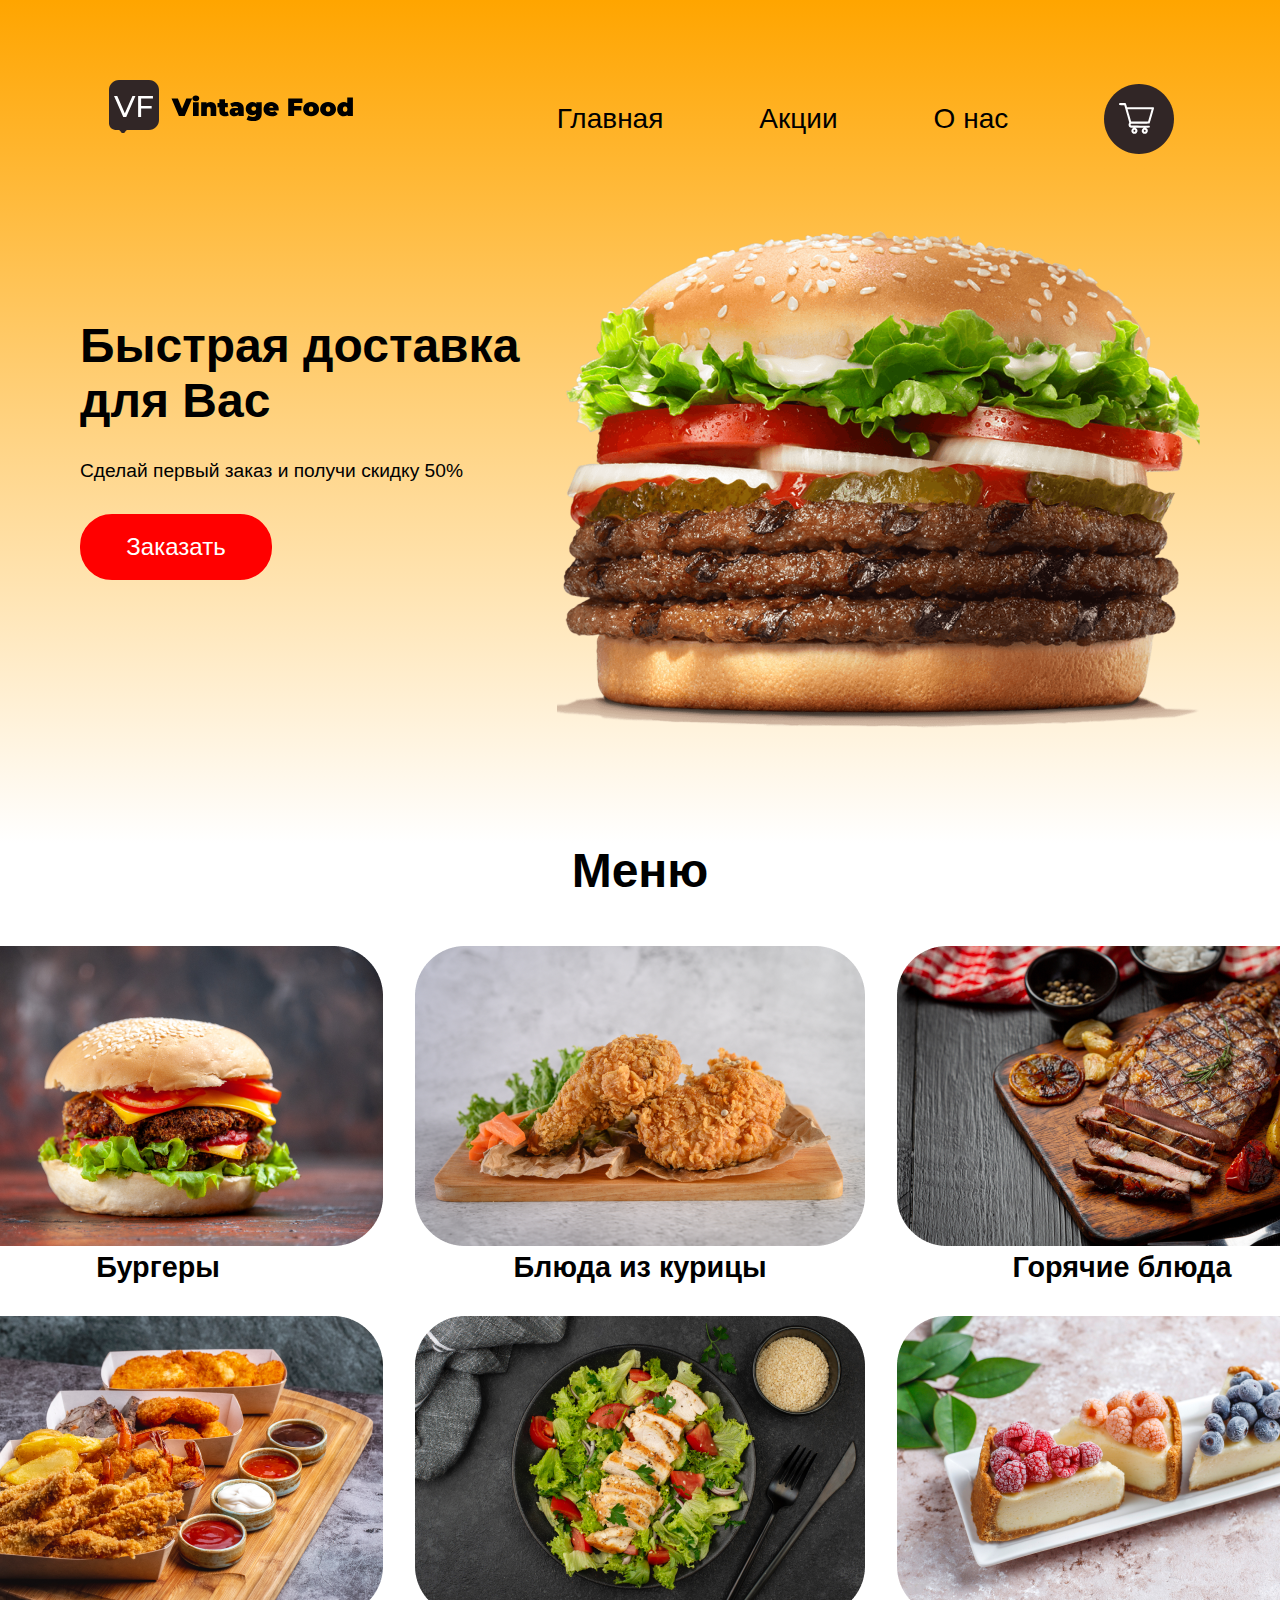
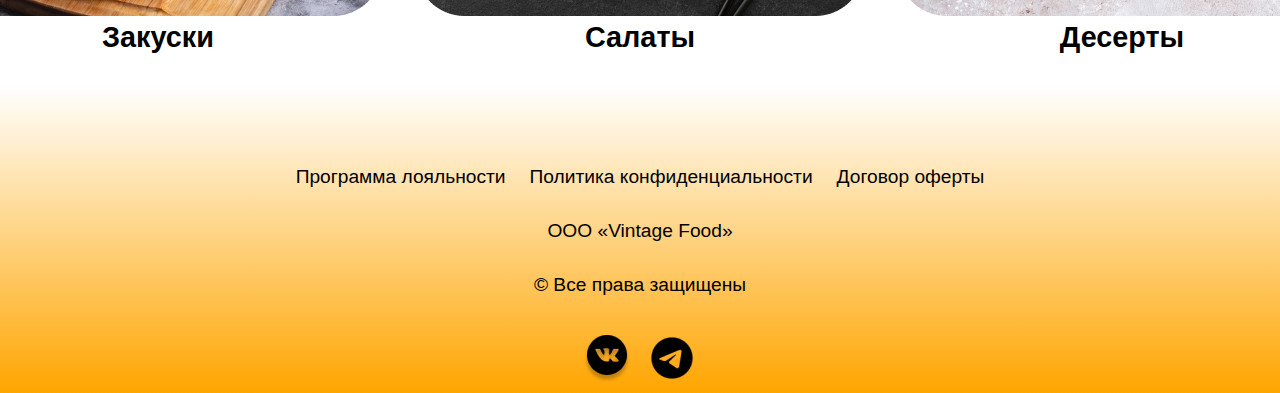
<file: index.html>
<!DOCTYPE html>
<html lang="en">

<head>
    <meta charset="UTF-8">
    <meta name="viewport" content="width=device-width, initial-scale=1.0">
    <title>Burger Site</title>
    <link rel="stylesheet" href="style.css">
</head>

<body>
    <header>
        <nav>
            <div class="logo">
                <img src="images/logo.svg" alt="logo">
            </div>
            <ul class="menu">
                <li><a href="#main">Главная</a></li>
                <li><a href="#menu">Акции</a></li>
                <li><a href="#info">О нас</a></li>
            </ul>
            <svg width="70" height="70" viewBox="0 0 70 70" fill="none" xmlns="http://www.w3.org/2000/svg">
                <path
                    d="M70 35C70 54.33 54.33 70 35 70C15.67 70 0 54.33 0 35C0 15.67 15.67 0 35 0C54.33 0 70 15.67 70 35Z"
                    fill="#312626" />
                <path
                    d="M15.5332 19.2628C15.2393 19.4132 15 19.8165 15 20.1446C15 20.4864 15.2393 20.8761 15.5469 21.0333C15.7998 21.1632 15.9434 21.17 18.0557 21.17H20.3047L22.7725 29.8243L25.2471 38.4786L25.0488 38.8751C24.707 39.5519 24.5566 40.0851 24.5566 40.6525C24.5566 42.0743 25.4795 43.2638 26.8604 43.6261C27.1543 43.7013 27.6465 43.7286 28.6719 43.7355C29.9365 43.7423 30.0391 43.7491 29.7314 43.8243C29.1572 43.9679 28.7266 44.214 28.2891 44.6515C27.0791 45.8546 27.0791 47.7482 28.2959 48.9581C30.0596 50.7286 33.0469 49.7648 33.4707 47.2902C33.6348 46.3263 33.3203 45.3693 32.6025 44.6446C32.1719 44.214 31.625 43.8995 31.1123 43.797C30.9482 43.7696 32.9033 43.7423 35.6104 43.7423C39.5752 43.7423 40.334 43.756 40.0537 43.8243C39.4795 43.9679 39.0488 44.214 38.6113 44.6515C37.4014 45.8546 37.4014 47.755 38.6113 48.9581C40.3887 50.7286 43.3691 49.7648 43.793 47.2902C44.0596 45.7384 43.0342 44.2003 41.4893 43.8243C41.1953 43.7491 41.4141 43.7423 43.1162 43.7355C44.9482 43.7286 45.1055 43.7218 45.3516 43.5919C45.6592 43.4347 45.8984 43.045 45.8984 42.7032C45.8984 42.3614 45.6592 41.9718 45.3516 41.8146C45.085 41.6778 44.9688 41.6778 36.2461 41.6778C27.9678 41.6778 27.3936 41.671 27.168 41.5548C26.6143 41.2814 26.4775 40.6798 26.8057 40.003L26.9902 39.6271H36.0342C45.0029 39.6271 45.085 39.6271 45.3584 39.4903C45.5498 39.3878 45.6729 39.2648 45.7617 39.0597C45.9463 38.6769 50 24.4376 50 24.1984C50 23.9181 49.7266 23.4943 49.4531 23.3507C49.2275 23.2277 48.7422 23.2208 36.1162 23.2208H23.0186L22.5605 21.5939C21.9932 19.6183 21.9248 19.4474 21.5352 19.2628C21.2549 19.1261 21.1387 19.1193 18.5137 19.1193C15.9365 19.1261 15.7725 19.1329 15.5332 19.2628ZM47.5801 25.3878C47.5596 25.4562 46.7734 28.2247 45.8232 31.5402L44.1006 37.5763H35.6104H27.1201L25.3975 31.5402C24.4473 28.2247 23.6611 25.4562 23.6406 25.3878C23.6064 25.2784 24.208 25.2716 35.6104 25.2716C47.0127 25.2716 47.6143 25.2784 47.5801 25.3878ZM30.9277 45.9161C31.2354 46.0734 31.4746 46.463 31.4746 46.8116C31.4746 47.3175 30.9551 47.8302 30.4424 47.8302C30.1279 47.8302 29.7041 47.5636 29.5537 47.2696C29.3008 46.7775 29.458 46.2374 29.9434 45.9435C30.2715 45.7452 30.5723 45.7384 30.9277 45.9161ZM41.25 45.9161C41.5576 46.0734 41.7969 46.463 41.7969 46.8116C41.7969 47.3175 41.2773 47.8302 40.7646 47.8302C40.4502 47.8302 40.0264 47.5636 39.876 47.2696C39.623 46.7775 39.7803 46.2374 40.2656 45.9435C40.5938 45.7452 40.8945 45.7384 41.25 45.9161Z"
                    fill="white" />
            </svg>
        </nav>
        <div class="header-description">
            <div class="order">
                <h1>Быстрая доставка для Вас</h1>
                <p>Сделай первый заказ и получи скидку 50%</p>
                <div>Заказать</div>
            </div>
            <div class="burger">
                <img src="images/header_burger.png" alt="Burger">
            </div>
        </div>
    </header>
    <section id="menu">
        <h1 class="menu-title">Меню</h1>
        <div class="menu-blocks">
            <div class="menu-item">
                <img src="images/menu_item1.png" alt="">
                <h2>Бургеры</h2>
            </div>
            <div class="menu-item">
                <img src="images/menu_item2.png" alt="">
                <h2>Блюда из курицы</h2>
            </div>
            <div class="menu-item">
                <img src="images/menu_item3.png" alt="">
                <h2>Горячие блюда</h2>
            </div>
            <div class="menu-item">
                <img src="images/menu_item4.png" alt="">
                <h2>Закуски</h2>
            </div>
            <div class="menu-item">
                <img src="images/menu_item5.png" alt="">
                <h2>Салаты</h2>
            </div>
            <div class="menu-item">
                <img src="images/menu_item6.png" alt="">
                <h2>Десерты</h2>
            </div>
        </div>
    </section>
    <footer id="info">
        <ul class="footer-links">
            <li>Программа лояльности</li>
            <li>Политика конфиденциальности</li>
            <li>Договор оферты</li>
        </ul>
        <p>ООО «Vintage Food»</p>
        <p>© Все права защищены</p>
        <div class="social-media">
            <img src="images/VK.png" alt="Vkontakte">
            <img src="images/Telegram.png" alt="Telegram">
        </div>
    </footer>
</body>

</html>
</file>
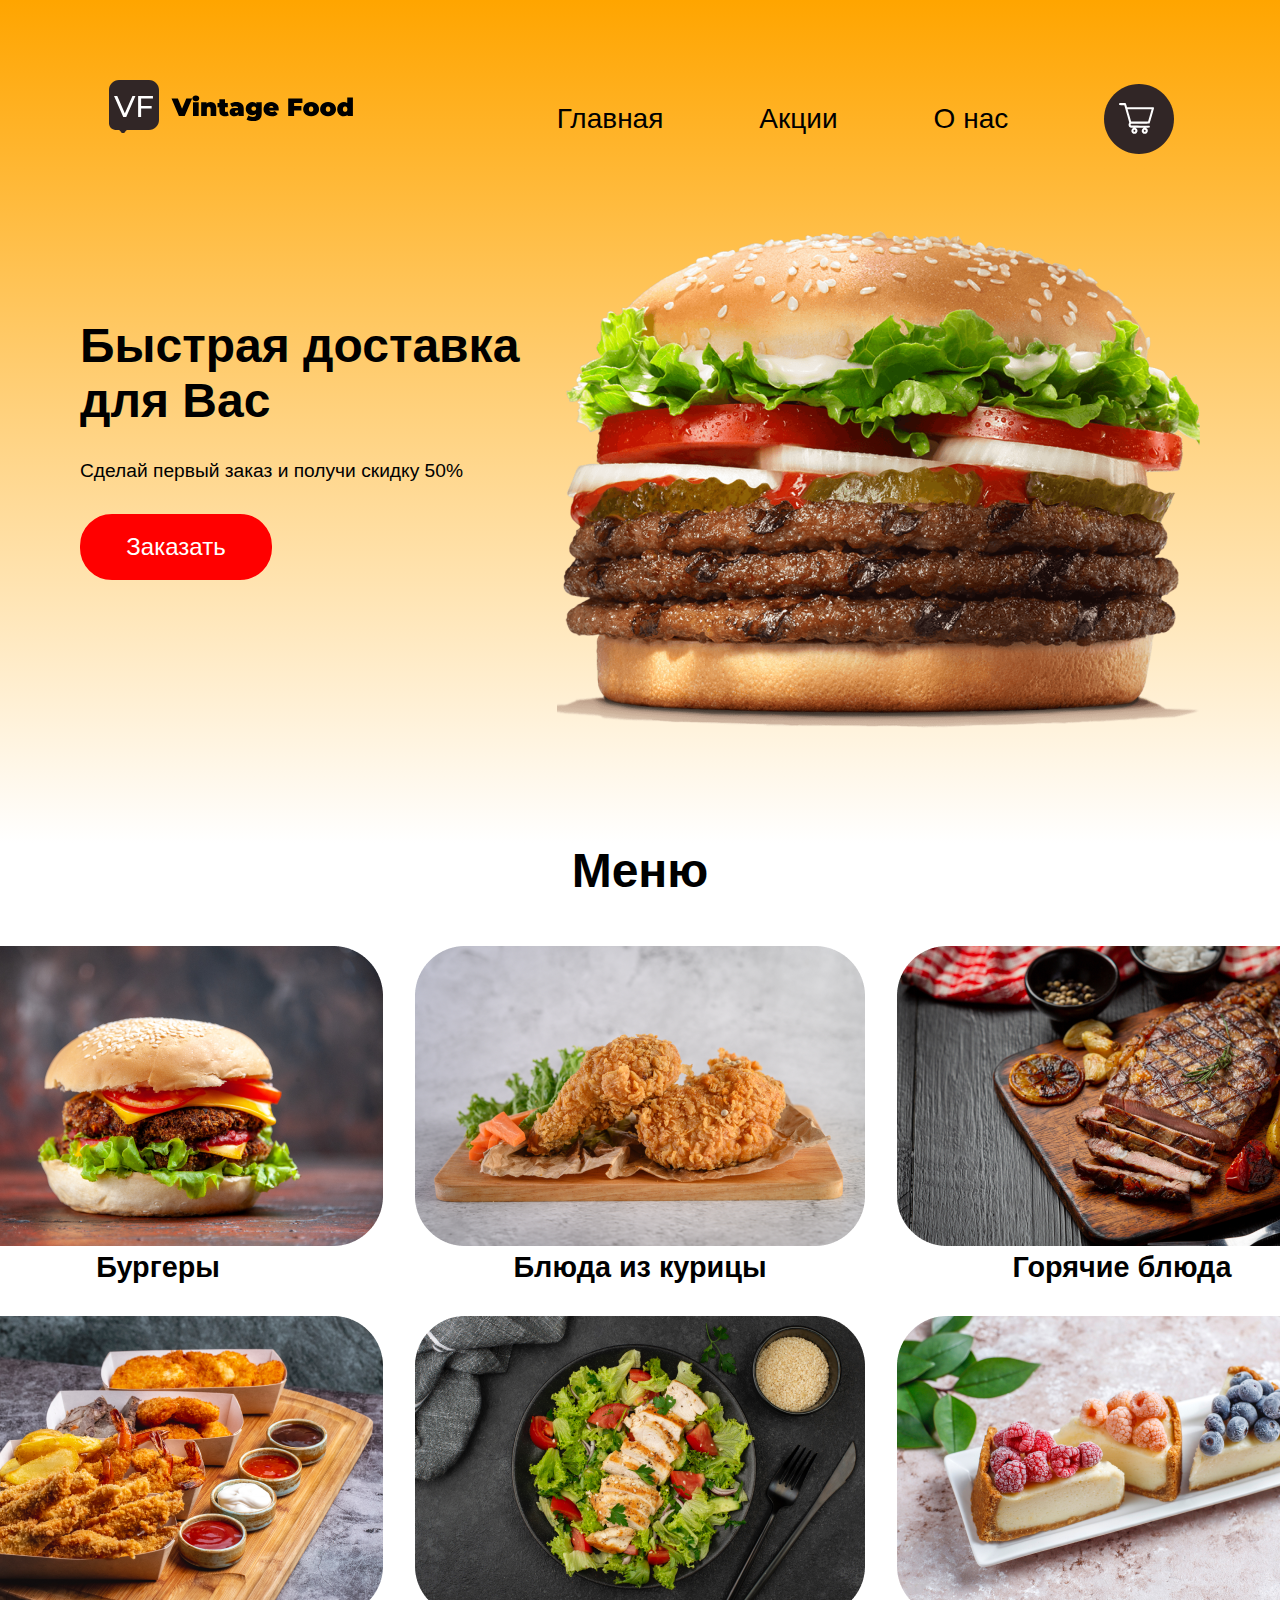
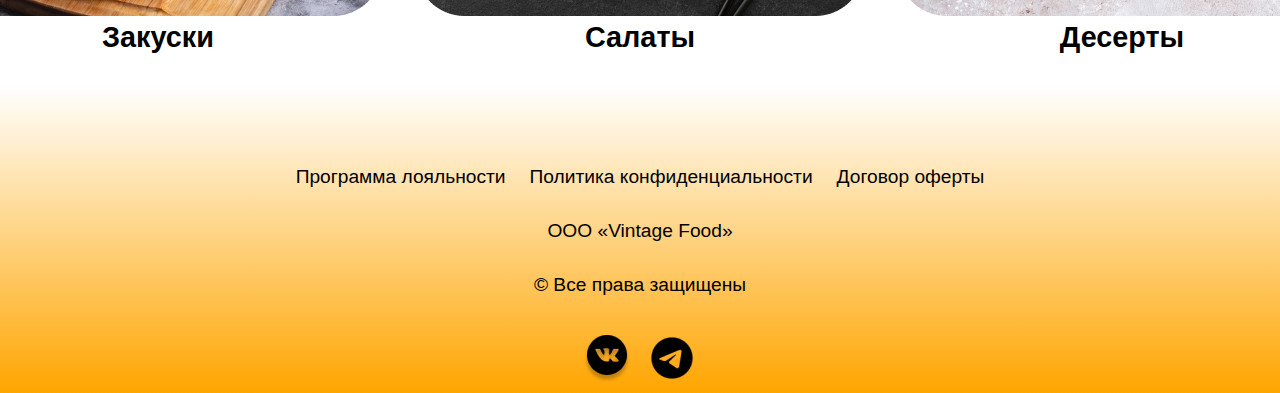
<file: Burger/index.html>
<!DOCTYPE html>
<html lang="en">

<head>
    <meta charset="UTF-8">
    <meta name="viewport" content="width=device-width, initial-scale=1.0">
    <title>Burger Site</title>
    <link rel="stylesheet" href="style.css">
</head>

<body>
    <header>
        <nav>
            <div class="logo">
                <img src="images/logo.svg" alt="logo">
            </div>
            <ul class="menu">
                <li><a href="#main">Главная</a></li>
                <li><a href="#menu">Акции</a></li>
                <li><a href="#info">О нас</a></li>
            </ul>
            <svg width="70" height="70" viewBox="0 0 70 70" fill="none" xmlns="http://www.w3.org/2000/svg">
                <path
                    d="M70 35C70 54.33 54.33 70 35 70C15.67 70 0 54.33 0 35C0 15.67 15.67 0 35 0C54.33 0 70 15.67 70 35Z"
                    fill="#312626" />
                <path
                    d="M15.5332 19.2628C15.2393 19.4132 15 19.8165 15 20.1446C15 20.4864 15.2393 20.8761 15.5469 21.0333C15.7998 21.1632 15.9434 21.17 18.0557 21.17H20.3047L22.7725 29.8243L25.2471 38.4786L25.0488 38.8751C24.707 39.5519 24.5566 40.0851 24.5566 40.6525C24.5566 42.0743 25.4795 43.2638 26.8604 43.6261C27.1543 43.7013 27.6465 43.7286 28.6719 43.7355C29.9365 43.7423 30.0391 43.7491 29.7314 43.8243C29.1572 43.9679 28.7266 44.214 28.2891 44.6515C27.0791 45.8546 27.0791 47.7482 28.2959 48.9581C30.0596 50.7286 33.0469 49.7648 33.4707 47.2902C33.6348 46.3263 33.3203 45.3693 32.6025 44.6446C32.1719 44.214 31.625 43.8995 31.1123 43.797C30.9482 43.7696 32.9033 43.7423 35.6104 43.7423C39.5752 43.7423 40.334 43.756 40.0537 43.8243C39.4795 43.9679 39.0488 44.214 38.6113 44.6515C37.4014 45.8546 37.4014 47.755 38.6113 48.9581C40.3887 50.7286 43.3691 49.7648 43.793 47.2902C44.0596 45.7384 43.0342 44.2003 41.4893 43.8243C41.1953 43.7491 41.4141 43.7423 43.1162 43.7355C44.9482 43.7286 45.1055 43.7218 45.3516 43.5919C45.6592 43.4347 45.8984 43.045 45.8984 42.7032C45.8984 42.3614 45.6592 41.9718 45.3516 41.8146C45.085 41.6778 44.9688 41.6778 36.2461 41.6778C27.9678 41.6778 27.3936 41.671 27.168 41.5548C26.6143 41.2814 26.4775 40.6798 26.8057 40.003L26.9902 39.6271H36.0342C45.0029 39.6271 45.085 39.6271 45.3584 39.4903C45.5498 39.3878 45.6729 39.2648 45.7617 39.0597C45.9463 38.6769 50 24.4376 50 24.1984C50 23.9181 49.7266 23.4943 49.4531 23.3507C49.2275 23.2277 48.7422 23.2208 36.1162 23.2208H23.0186L22.5605 21.5939C21.9932 19.6183 21.9248 19.4474 21.5352 19.2628C21.2549 19.1261 21.1387 19.1193 18.5137 19.1193C15.9365 19.1261 15.7725 19.1329 15.5332 19.2628ZM47.5801 25.3878C47.5596 25.4562 46.7734 28.2247 45.8232 31.5402L44.1006 37.5763H35.6104H27.1201L25.3975 31.5402C24.4473 28.2247 23.6611 25.4562 23.6406 25.3878C23.6064 25.2784 24.208 25.2716 35.6104 25.2716C47.0127 25.2716 47.6143 25.2784 47.5801 25.3878ZM30.9277 45.9161C31.2354 46.0734 31.4746 46.463 31.4746 46.8116C31.4746 47.3175 30.9551 47.8302 30.4424 47.8302C30.1279 47.8302 29.7041 47.5636 29.5537 47.2696C29.3008 46.7775 29.458 46.2374 29.9434 45.9435C30.2715 45.7452 30.5723 45.7384 30.9277 45.9161ZM41.25 45.9161C41.5576 46.0734 41.7969 46.463 41.7969 46.8116C41.7969 47.3175 41.2773 47.8302 40.7646 47.8302C40.4502 47.8302 40.0264 47.5636 39.876 47.2696C39.623 46.7775 39.7803 46.2374 40.2656 45.9435C40.5938 45.7452 40.8945 45.7384 41.25 45.9161Z"
                    fill="white" />
            </svg>
        </nav>
        <div class="header-description">
            <div class="order">
                <h1>Быстрая доставка для Вас</h1>
                <p>Сделай первый заказ и получи скидку 50%</p>
                <div>Заказать</div>
            </div>
            <div class="burger">
                <img src="images/header_burger.png" alt="Burger">
            </div>
        </div>
    </header>
    <section id="menu">
        <h1 class="menu-title">Меню</h1>
        <div class="menu-blocks">
            <div class="menu-item">
                <img src="images/menu_item1.png" alt="">
                <h2>Бургеры</h2>
            </div>
            <div class="menu-item">
                <img src="images/menu_item2.png" alt="">
                <h2>Блюда из курицы</h2>
            </div>
            <div class="menu-item">
                <img src="images/menu_item3.png" alt="">
                <h2>Горячие блюда</h2>
            </div>
            <div class="menu-item">
                <img src="images/menu_item4.png" alt="">
                <h2>Закуски</h2>
            </div>
            <div class="menu-item">
                <img src="images/menu_item5.png" alt="">
                <h2>Салаты</h2>
            </div>
            <div class="menu-item">
                <img src="images/menu_item6.png" alt="">
                <h2>Десерты</h2>
            </div>
        </div>
    </section>
    <footer id="info">
        <ul class="footer-links">
            <li>Программа лояльности</li>
            <li>Политика конфиденциальности</li>
            <li>Договор оферты</li>
        </ul>
        <p>ООО «Vintage Food»</p>
        <p>© Все права защищены</p>
        <div class="social-media">
            <img src="images/VK.png" alt="Vkontakte">
            <img src="images/Telegram.png" alt="Telegram">
        </div>
    </footer>
</body>

</html>
</file>
<file: style.css>
* {
  margin: 0;
  padding: 0;
  box-sizing: border-box; }

@font-face {
		font-family: Montserrat;
		src: url('font-Montserrat/Montserrat-Black.ttf') format('ttf'),
         url('font-Montserrat/Montserrat-Bold.ttf') format('ttf'),
         url('font-Montserrat/Montserrat-ExtraBold.ttf') format('ttf'),
         url('font-Montserrat/Montserrat-Regular.ttf') format('ttf'),
				 url('font-Montserrat/Montserrat-Medium.ttf') format('ttf');
		font-display: swap;
	}

@keyframes text_change {
  0%,
  100% {
    color: white; }
  50% {
    color: black; } }

@keyframes background_change {
  0%,
  100% {
    color: white;
    background: red; }
  50% {
    border: 0.2rem solid darkgoldenrod;
    background-color: darkgoldenrod;
    color: black; } }

body {
  font-size: 1.2rem;
  font-family: 'Montserrat-Medium', 'Roboto mono', sans-serif;
  display: flex;
  justify-content: center;
  align-items: center;
  flex-direction: column; }
  body header {
    width: 100vw;
    padding: 5rem;
    background: linear-gradient(to bottom, orange, white); }
    body header nav {
      display: flex;
      align-items: center;
      justify-content: center;
      gap: 6rem; }
      body header nav .logo svg {
        position: relative;
        top: 11px; }
      body header nav .menu {
        list-style: none;
        display: flex;
        gap: 6rem; }
        body header nav .menu li a {
          font-size: 1.75rem;
          color: black;
          text-decoration: none;
          transition: all 0.5s ease; }
          body header nav .menu li a:hover {
            animation: text_change 2s linear infinite;
            font-weight: 700;
            color: white; }
    body header .header-description {
      display: flex;
      justify-content: center; }
      body header .header-description .order {
        margin-right: 1rem;
        margin-top: 10rem; }
        body header .header-description .order h1 {
          font-size: 3rem;
          margin-bottom: 2rem; }
        body header .header-description .order p {
          font-size: 1.2rem;
          margin-bottom: 2rem; }
        body header .header-description .order div {
          font-size: 1.5rem;
          cursor: pointer;
          text-align: center;
          padding: 1rem;
          max-width: 12rem;
          background-color: red;
          color: white;
          border-radius: 2rem;
          border: 0.2rem solid red; }
          body header .header-description .order div:hover {
            animation: background_change 2s linear infinite; }
  body section {
    width: 1600px;
    margin-bottom: 2rem; }
    body section .menu-title {
      margin-bottom: 3rem;
      text-align: center;
      font-weight: 700;
      font-size: 3rem; }
    body section .menu-blocks {
      justify-content: center;
      flex-wrap: wrap;
      display: flex;
      text-align: center;
      gap: 2rem; }
      body section .menu-blocks .menu-item img:hover {
        background-color: orange; }
  body footer {
    background: linear-gradient(to bottom, white, orange);
    padding-top: 5rem;
    width: 100vw;
    text-align: center; }
    body footer .footer-links {
      margin-bottom: 2rem;
      justify-content: center;
      gap: 1.5rem;
      list-style: none;
      display: flex; }
      body footer .footer-links li {
        cursor: pointer; }
        body footer .footer-links li:hover {
          animation: text_change 3s linear infinite; }
    body footer p {
      cursor: pointer;
      margin-bottom: 2rem; }
      body footer p:hover {
        animation: text_change 2s linear infinite; }
</file>
<file: Burger/style.css>
* {
  margin: 0;
  padding: 0;
  box-sizing: border-box; }

@font-face {
		font-family: Montserrat;
		src: url('font-Montserrat/Montserrat-Black.ttf') format('ttf'),
         url('font-Montserrat/Montserrat-Bold.ttf') format('ttf'),
         url('font-Montserrat/Montserrat-ExtraBold.ttf') format('ttf'),
         url('font-Montserrat/Montserrat-Regular.ttf') format('ttf'),
				 url('font-Montserrat/Montserrat-Medium.ttf') format('ttf');
		font-display: swap;
	}

@keyframes text_change {
  0%,
  100% {
    color: white; }
  50% {
    color: black; } }

@keyframes background_change {
  0%,
  100% {
    color: white;
    background: red; }
  50% {
    border: 0.2rem solid darkgoldenrod;
    background-color: darkgoldenrod;
    color: black; } }

body {
  font-size: 1.2rem;
  font-family: 'Montserrat-Medium', 'Roboto mono', sans-serif;
  display: flex;
  justify-content: center;
  align-items: center;
  flex-direction: column; }
  body header {
    width: 100vw;
    padding: 5rem;
    background: linear-gradient(to bottom, orange, white); }
    body header nav {
      display: flex;
      align-items: center;
      justify-content: center;
      gap: 6rem; }
      body header nav .logo svg {
        position: relative;
        top: 11px; }
      body header nav .menu {
        list-style: none;
        display: flex;
        gap: 6rem; }
        body header nav .menu li a {
          font-size: 1.75rem;
          color: black;
          text-decoration: none;
          transition: all 0.5s ease; }
          body header nav .menu li a:hover {
            animation: text_change 2s linear infinite;
            font-weight: 700;
            color: white; }
    body header .header-description {
      display: flex;
      justify-content: center; }
      body header .header-description .order {
        margin-right: 1rem;
        margin-top: 10rem; }
        body header .header-description .order h1 {
          font-size: 3rem;
          margin-bottom: 2rem; }
        body header .header-description .order p {
          font-size: 1.2rem;
          margin-bottom: 2rem; }
        body header .header-description .order div {
          font-size: 1.5rem;
          cursor: pointer;
          text-align: center;
          padding: 1rem;
          max-width: 12rem;
          background-color: red;
          color: white;
          border-radius: 2rem;
          border: 0.2rem solid red; }
          body header .header-description .order div:hover {
            animation: background_change 2s linear infinite; }
  body section {
    width: 1600px;
    margin-bottom: 2rem; }
    body section .menu-title {
      margin-bottom: 3rem;
      text-align: center;
      font-weight: 700;
      font-size: 3rem; }
    body section .menu-blocks {
      justify-content: center;
      flex-wrap: wrap;
      display: flex;
      text-align: center;
      gap: 2rem; }
      body section .menu-blocks .menu-item img:hover {
        background-color: orange; }
  body footer {
    background: linear-gradient(to bottom, white, orange);
    padding-top: 5rem;
    width: 100vw;
    text-align: center; }
    body footer .footer-links {
      margin-bottom: 2rem;
      justify-content: center;
      gap: 1.5rem;
      list-style: none;
      display: flex; }
      body footer .footer-links li {
        cursor: pointer; }
        body footer .footer-links li:hover {
          animation: text_change 3s linear infinite; }
    body footer p {
      cursor: pointer;
      margin-bottom: 2rem; }
      body footer p:hover {
        animation: text_change 2s linear infinite; }
</file>
